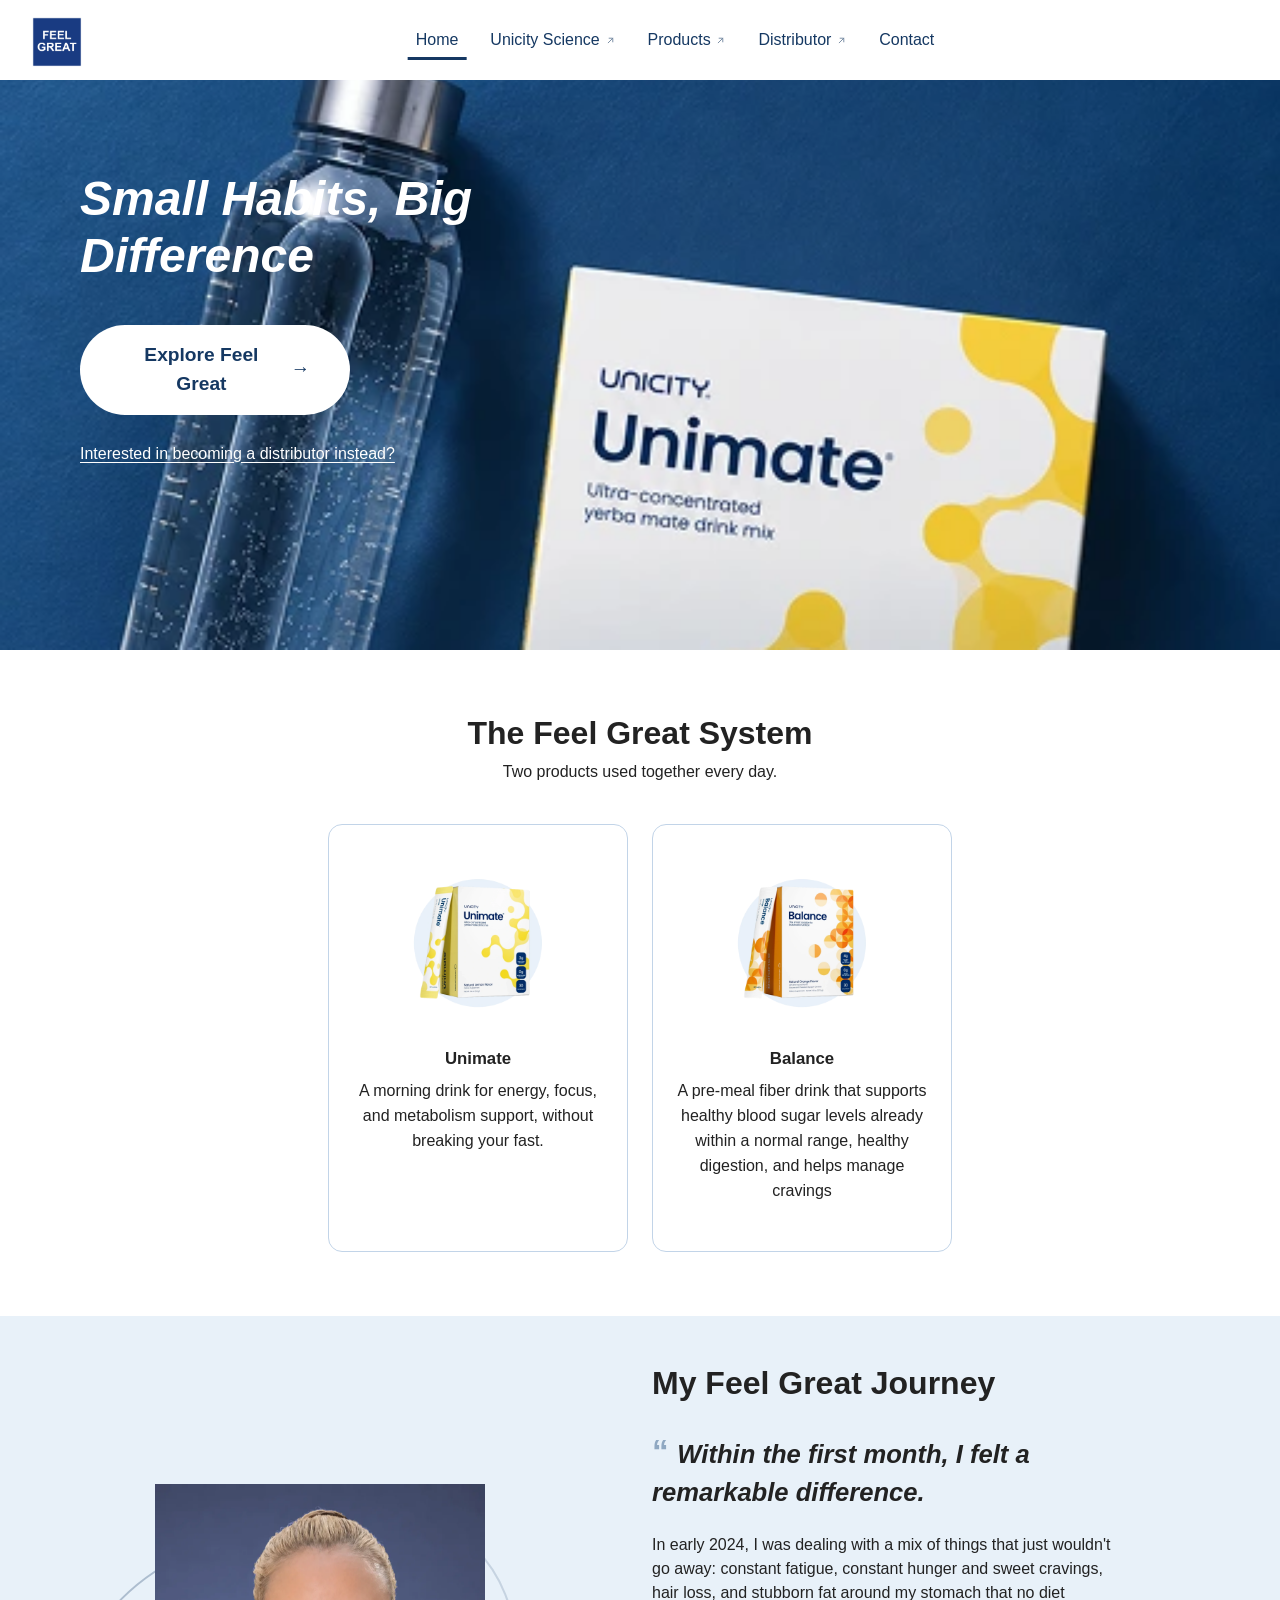
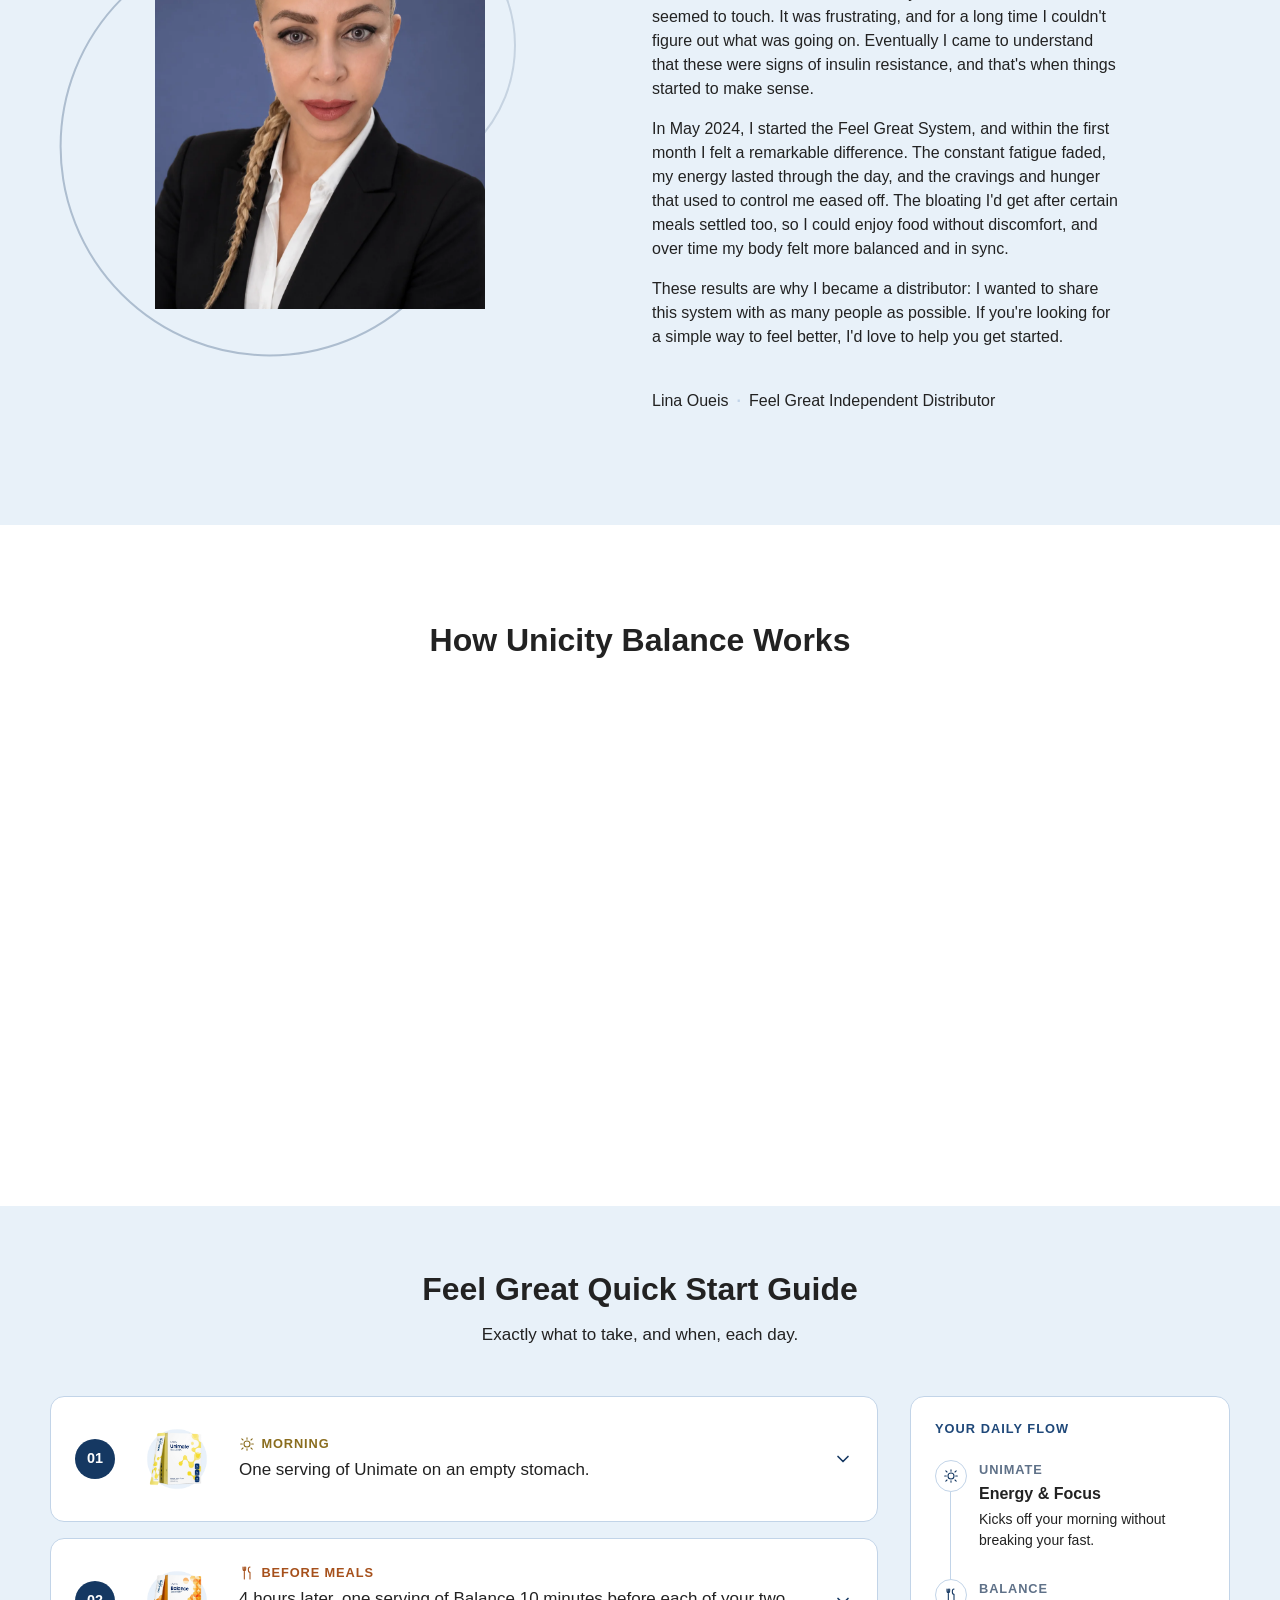
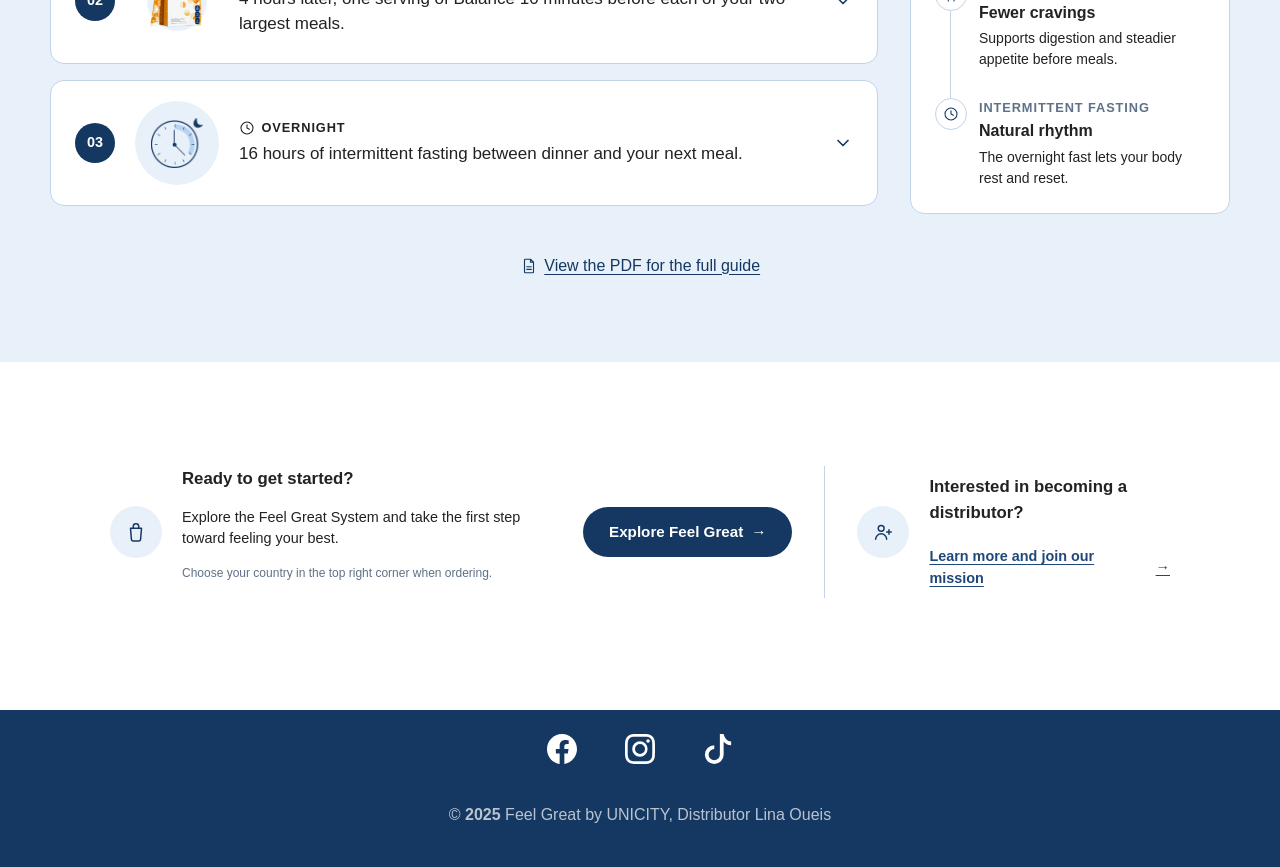
<file: index.html>
<!DOCTYPE html>
<html lang="en">

<head>
    <meta charset="utf-8">
    <meta http-equiv="X-UA-Compatible" content="IE=edge">
    <meta name="viewport" content="width=device-width, initial-scale=1.0">
    <title>Feel Great Lina Oueis</title>
    <!--Bootstrap CSS-->
    <link href="https://cdn.jsdelivr.net/npm/bootstrap@5.3.3/dist/css/bootstrap.min.css" rel="stylesheet" integrity="sha384-QWTKZyjpPEjISv5WaRU9OFeRpok6YctnYmDr5pNlyT2bRjXh0JMhjY6hW+ALEwIH" crossorigin="anonymous">
    <link rel="stylesheet" href="assets/css/style.css?v=5">
    <!--Favicon-->
    <link rel="icon" href="assets/images/favicon.svg" type="image/svg+xml">
</head>

<body>
<nav class="navbar navbar-expand-lg fixed-top">
  <div class="container-fluid">

  <a class="navbar-brand" href="index.html">
    <img src="assets/images/logo.png" alt="Logo" class="d-inline-block align-text-top" style="height: 50px;">
</a>

    <button class="navbar-toggler" type="button" data-bs-toggle="offcanvas" data-bs-target="#offcanvasNavbar" aria-controls="offcanvasNavbar" aria-label="Toggle navigation">
      <span class="navbar-toggler-icon"></span>
    </button>

    <div class="offcanvas offcanvas-end" tabindex="-1" id="offcanvasNavbar"
    aria-labelledby="offcanvasNavbar">
      <div class="offcanvas-header">
  <a class="navbar-brand" href="index.html">
    <img src="assets/images/logo.png" alt="Logo" class="d-inline-block align-text-top" style="height: 50px;">
</a>
        <button type="button" class="btn-close" data-bs-dismiss="offcanvas" aria-label="Close"></button>
      </div>
      <div class="offcanvas-body">
      <ul class="navbar-nav justify-content-center flex-grow-1 pe-3">
          <li class="nav-item">
            <a class="nav-link mx-lg-2 active" aria-current="page" href="index.html">Home</a>
          </li>
          <li class="nav-item">
            <a class="nav-link mx-lg-2" href="https://www.unicityscience.org/" target="_blank" rel="noopener">Unicity Science<svg width="11" height="11" viewBox="0 0 24 24" fill="none" aria-hidden="true" class="nav-link__external-icon"><path d="M7 17L17 7M9 7h8v8" stroke="currentColor" stroke-width="2" stroke-linecap="round" stroke-linejoin="round"/></svg><span class="visually-hidden">(opens unicityscience.org in a new tab)</span></a>
          </li>
          <li class="nav-item">
            <a class="nav-link mx-lg-2" href="https://shop.unicity.com/c/KLD677" target="_blank" rel="noopener">Products<svg width="11" height="11" viewBox="0 0 24 24" fill="none" aria-hidden="true" class="nav-link__external-icon"><path d="M7 17L17 7M9 7h8v8" stroke="currentColor" stroke-width="2" stroke-linecap="round" stroke-linejoin="round"/></svg><span class="visually-hidden">(opens shop2.unicity.com in a new tab)</span></a>
          </li>
          <li class="nav-item">
            <a class="nav-link mx-lg-2" href="https://enrollment.unicity.com/c/KLD677" target="_blank" rel="noopener">Distributor<svg width="11" height="11" viewBox="0 0 24 24" fill="none" aria-hidden="true" class="nav-link__external-icon"><path d="M7 17L17 7M9 7h8v8" stroke="currentColor" stroke-width="2" stroke-linecap="round" stroke-linejoin="round"/></svg><span class="visually-hidden">(opens enrollment.unicity.com in a new tab)</span></a>
          </li>
          <li class="nav-item">
            <a class="nav-link mx-lg-2" href="contact.html">Contact</a>
          </li>
        </ul>
      </div>
    </div>
  </div>
</nav>

<!--Hero-->
<div class="hero">
  <picture class="hero-bg">
    <source media="(min-width: 992px)" srcset="assets/images/heroindex_desktop.webp">
    <img src="assets/images/heroindex_mobile.webp" alt="Unicity Unimate and Balance stick packs with water bottle" class="hero-bg__img">
  </picture>
  <div class="hero-text">
    <div class="hero-main">
      <h1><i>Small Habits, Big Difference</i></h1>
      <a href="https://shop.unicity.com/c/KLD677" class="custom-button" target="_blank">Explore Feel Great <span aria-hidden="true">&rarr;</span></a>
      <p class="hero-secondary-link"><a href="https://enrollment.unicity.com/c/KLD677" target="_blank" rel="noopener">Interested in becoming a distributor instead?</a></p>
    </div>
  </div>
</div>

<main>

  <!--Products-->
  <div class="products">
    <div class="products-intro">
      <h2>The Feel Great System</h2>
      <p class="products-lead">Two products used together every day.</p>
    </div>
    <div class="products-grid">
      <div class="product-card">
        <div class="product-card__visual">
          <img src="assets/images/unimate_lemon.webp" alt="Unicity Unimate stick pack and box, natural lemon flavor" class="product-card__img">
        </div>
        <h3 class="product-card__heading">Unimate</h3>
        <p class="product-card__text">A morning drink for energy, focus, and metabolism support, without breaking your fast.</p>
      </div>
      <div class="product-card">
        <div class="product-card__visual">
          <img src="assets/images/balance_orange.webp" alt="Unicity Balance stick pack and box, natural orange flavor" class="product-card__img">
        </div>
        <h3 class="product-card__heading">Balance</h3>
        <p class="product-card__text">A pre-meal fiber drink that supports healthy blood sugar levels already within a normal range, healthy digestion, and helps manage cravings</p>
      </div>
    </div>
  </div>

  <!--Journey-->
  <div class="journey">
    <div class="row mx-0">
        <div class="col-lg-6 journey-img">
            <img src="assets/images/lina.webp" alt="Lina Oueis">
        </div>
        <div class="journey-text col-lg-6">
          <h2>My Feel Great Journey</h2>
          <blockquote class="journey-quote">
            <span class="journey-quote__mark" aria-hidden="true">&ldquo;</span>
            <i>Within the first month, I felt a remarkable difference.</i>
          </blockquote>
          <p>In early 2024, I was dealing with a mix of things that just wouldn't go away: constant fatigue, constant hunger and sweet cravings, hair loss, and stubborn fat around my stomach that no diet seemed to touch. It was frustrating, and for a long time I couldn't figure out what was going on. 
            Eventually I came to understand that these were signs of insulin resistance, and that's when things started to make sense.</p>
          <p>In May 2024, I started the Feel Great System, and within the first month I felt a remarkable difference. The constant fatigue faded, my energy lasted through the day, and the cravings and hunger that used to control me eased off. 
            The bloating I'd get after certain meals settled too, so I could enjoy food without discomfort, and over time my body felt more balanced and in sync.
          </p>
          <p>
          These results are why I became a distributor: I wanted to share this system with as many people as possible.
          If you're looking for a simple way to feel better, I'd love to help you get started.
          </p>
          <p class="journey-byline">
            <span class="journey-byline__name">Lina Oueis</span>
            <span class="journey-byline__dot" aria-hidden="true">&middot;</span>
            <span class="journey-byline__role">Feel Great Independent Distributor</span>
          </p>
      </div>
    </div>
</div>

<!-- YouTube Video -->
<div class="video-section">
  <div class="row mt-5 pt-5 pb-5 mx-0 justify-content-center text-center">
      <div class="col-md-8">
          <h2>How Unicity Balance Works</h2>
          <div style="position: relative; padding-bottom: 56.25%; height: 0; overflow: hidden;">
            <iframe src="https://www.youtube.com/embed/c3mRyAcp7lA"
                    style="position: absolute; top: 0; left: 0; width: 100%; height: 100%; border: none;"
                    allowfullscreen></iframe>
          </div>
      </div>
  </div>
</div>

  <!--Quick Start Guide-->
<section class="qsg" aria-labelledby="qsg-title">
  <div class="qsg-intro">
    <h2 id="qsg-title" class="qsg-title">Feel Great Quick Start Guide</h2>
    <p class="qsg-lead">Exactly what to take, and when, each day.</p>
  </div>

  <div class="qsg-layout">
    <div class="qsg-cards">

      <!-- Step 1 -->
      <div class="qsg-card">
        <h3 class="qsg-card__h">
          <button type="button" class="qsg-card__toggle" data-bs-toggle="collapse" data-bs-target="#qsg-step-1" aria-expanded="false" aria-controls="qsg-step-1">
            <span class="qsg-card__number" aria-hidden="true">01</span>
            <span class="qsg-card__visual">
              <img src="assets/images/unimate_lemon.webp" alt="" class="qsg-card__img">
            </span>
            <span class="qsg-card__summary">
              <span class="qsg-card__label qsg-card__label--morning">
                <svg width="16" height="16" viewBox="0 0 24 24" fill="none" aria-hidden="true"><circle cx="12" cy="12" r="4.5" stroke="currentColor" stroke-width="1.6"/><path d="M12 2.5V5M12 19V21.5M4.2 4.2L6 6M18 18L19.8 19.8M2.5 12H5M19 12H21.5M4.2 19.8L6 18M18 6L19.8 4.2" stroke="currentColor" stroke-width="1.6" stroke-linecap="round"/></svg>
                Morning
              </span>
              <span class="qsg-card__oneliner">One serving of Unimate on an empty stomach.</span>
            </span>
            <span class="qsg-card__chevron" aria-hidden="true">
              <svg width="20" height="20" viewBox="0 0 24 24" fill="none"><path d="M6 9l6 6 6-6" stroke="currentColor" stroke-width="2" stroke-linecap="round" stroke-linejoin="round"/></svg>
            </span>
          </button>
        </h3>
        <div id="qsg-step-1" class="collapse qsg-card__details">
          <div class="qsg-card__details-inner">
            <ul>
              <li>Drink one serving of Unimate first thing in the morning on an empty stomach.</li>
              <li>Supports energy, mental focus, and metabolism.</li>
              <li>Mix with 500-750ml of water for the best results.</li>
            </ul>
          </div>
        </div>
      </div>

      <!-- Step 2 -->
      <div class="qsg-card">
        <h3 class="qsg-card__h">
          <button type="button" class="qsg-card__toggle" data-bs-toggle="collapse" data-bs-target="#qsg-step-2" aria-expanded="false" aria-controls="qsg-step-2">
            <span class="qsg-card__number" aria-hidden="true">02</span>
            <span class="qsg-card__visual">
              <img src="assets/images/balance_orange.webp" alt="" class="qsg-card__img">
            </span>
            <span class="qsg-card__summary">
              <span class="qsg-card__label qsg-card__label--meals">
                <svg width="16" height="16" viewBox="0 0 24 24" fill="none" aria-hidden="true"><path d="M8 3v7M6 3v3.5a2 2 0 004 0V3M8 10v11" stroke="currentColor" stroke-width="1.6" stroke-linecap="round" stroke-linejoin="round"/><path d="M16.5 3c-1.4 0-2.5 1.7-2.5 4s1.1 4 2.5 4v10" stroke="currentColor" stroke-width="1.6" stroke-linecap="round" stroke-linejoin="round"/></svg>
                Before Meals
              </span>
              <span class="qsg-card__oneliner">4 hours later, one serving of Balance 10 minutes before each of your two largest meals.</span>
            </span>
            <span class="qsg-card__chevron" aria-hidden="true">
              <svg width="20" height="20" viewBox="0 0 24 24" fill="none"><path d="M6 9l6 6 6-6" stroke="currentColor" stroke-width="2" stroke-linecap="round" stroke-linejoin="round"/></svg>
            </span>
          </button>
        </h3>
        <div id="qsg-step-2" class="collapse qsg-card__details">
          <div class="qsg-card__details-inner">
            <ul>
              <li>About 4 hours after Unimate (around 12:00), drink one serving of Balance 10 minutes before your first main meal.</li>
              <li>Supports healthy digestion, blood sugar levels already within a normal range, and helps manage cravings.</li>
              <li>Mix with 250ml of water, shake well, and drink immediately.</li>
            </ul>
          </div>
        </div>
      </div>

      <!-- Step 3 -->
      <div class="qsg-card qsg-card--overnight">
        <h3 class="qsg-card__h">
          <button type="button" class="qsg-card__toggle" data-bs-toggle="collapse" data-bs-target="#qsg-step-3" aria-expanded="false" aria-controls="qsg-step-3">
            <span class="qsg-card__number" aria-hidden="true">03</span>
            <span class="qsg-card__visual qsg-card__visual--icon">
              <img src="assets/images/fasting.webp" alt="" class="qsg-card__img">
            </span>
            <span class="qsg-card__summary">
              <span class="qsg-card__label qsg-card__label--overnight">
                <svg width="16" height="16" viewBox="0 0 24 24" fill="none" aria-hidden="true"><circle cx="12" cy="12" r="9" stroke="currentColor" stroke-width="1.6"/><path d="M12 7v5l3.5 2" stroke="currentColor" stroke-width="1.6" stroke-linecap="round" stroke-linejoin="round"/></svg>
                Overnight
              </span>
              <span class="qsg-card__oneliner">16 hours of intermittent fasting between dinner and your next meal.</span>
            </span>
            <span class="qsg-card__chevron" aria-hidden="true">
              <svg width="20" height="20" viewBox="0 0 24 24" fill="none"><path d="M6 9l6 6 6-6" stroke="currentColor" stroke-width="2" stroke-linecap="round" stroke-linejoin="round"/></svg>
            </span>
          </button>
        </h3>
        <div id="qsg-step-3" class="collapse qsg-card__details">
          <div class="qsg-card__details-inner">
            <ul>
              <li>After dinner, wait about 16 hours before your next meal.</li>
              <li>This gives your body time to rest before the next day begins.</li>
            </ul>
          </div>
        </div>
      </div>

    </div>

    <aside class="qsg-flow" aria-label="Your daily flow, quick summary">
      <h3 class="qsg-flow__title">Your Daily Flow</h3>
      <ol class="qsg-flow__list">
        <li class="qsg-flow__item">
          <span class="qsg-flow__node" aria-hidden="true">
            <svg width="16" height="16" viewBox="0 0 24 24" fill="none"><circle cx="12" cy="12" r="4.5" stroke="#153862" stroke-width="1.6"/><path d="M12 2.5V5M12 19V21.5M4.2 4.2L6 6M18 18L19.8 19.8M2.5 12H5M19 12H21.5M4.2 19.8L6 18M18 6L19.8 4.2" stroke="#153862" stroke-width="1.6" stroke-linecap="round"/></svg>
          </span>
          <span class="qsg-flow__content">
            <span class="qsg-flow__time">Unimate</span>
            <span class="qsg-flow__product">Energy & Focus</span>
            <span class="qsg-flow__desc">Kicks off your morning without breaking your fast.</span>
          </span>
        </li>
        <li class="qsg-flow__item">
          <span class="qsg-flow__node" aria-hidden="true">
            <svg width="16" height="16" viewBox="0 0 24 24" fill="none"><path d="M8 3v7M6 3v3.5a2 2 0 004 0V3M8 10v11" stroke="#153862" stroke-width="1.6" stroke-linecap="round" stroke-linejoin="round"/><path d="M16.5 3c-1.4 0-2.5 1.7-2.5 4s1.1 4 2.5 4v10" stroke="#153862" stroke-width="1.6" stroke-linecap="round" stroke-linejoin="round"/></svg>
          </span>
          <span class="qsg-flow__content">
            <span class="qsg-flow__time">Balance</span>
            <span class="qsg-flow__product">Fewer cravings</span>
            <span class="qsg-flow__desc">Supports digestion and steadier appetite before meals.</span>
          </span>
        </li>
        <li class="qsg-flow__item">
          <span class="qsg-flow__node" aria-hidden="true">
            <svg width="16" height="16" viewBox="0 0 24 24" fill="none"><circle cx="12" cy="12" r="9" stroke="#153862" stroke-width="1.6"/><path d="M12 7v5l3.5 2" stroke="#153862" stroke-width="1.6" stroke-linecap="round" stroke-linejoin="round"/></svg>
          </span>
          <span class="qsg-flow__content">
            <span class="qsg-flow__time">Intermittent fasting</span>
            <span class="qsg-flow__product">Natural rhythm</span>
            <span class="qsg-flow__desc">The overnight fast lets your body rest and reset.</span>
          </span>
        </li>
      </ol>
    </aside>
  </div>

  <p class="qsg-pdf-link">
    <a href="https://unicitystatic.s3.amazonaws.com/materials/Feel_Great_Quick_Start_Guide_A4_ENG.pdf" target="_blank">
      <svg width="18" height="18" viewBox="0 0 24 24" fill="none" aria-hidden="true"><path d="M7 3h7l4 4v13a1 1 0 01-1 1H7a1 1 0 01-1-1V4a1 1 0 011-1z" stroke="#153862" stroke-width="1.5" stroke-linejoin="round"/><path d="M14 3v4h4" stroke="#153862" stroke-width="1.5" stroke-linejoin="round"/><path d="M9 13h6M9 16.5h6" stroke="#153862" stroke-width="1.5" stroke-linecap="round"/></svg>
      View the PDF for the full guide
    </a>
  </p>
</section>


<!-- Next Steps -->
<div class="next-steps">
  <div class="journey-cta">
    <div class="journey-cta__primary">
      <div class="journey-cta__lead">
        <span class="journey-cta__icon" aria-hidden="true">
          <svg width="22" height="22" viewBox="0 0 24 24" fill="none"><path d="M6 8h12l-1 12a2 2 0 01-2 1.8H9a2 2 0 01-2-1.8L6 8z" stroke="#153862" stroke-width="1.6" stroke-linejoin="round"/><path d="M9 8V6a3 3 0 016 0v2" stroke="#153862" stroke-width="1.6" stroke-linecap="round" stroke-linejoin="round"/></svg>
        </span>
        <div class="journey-cta__text">
          <p class="journey-cta__heading">Ready to get started?</p>
          <p class="journey-cta__desc">Explore the Feel Great System and take the first step toward feeling your best.</p>
          <p class="journey-cta__note">Choose your country in the top right corner when ordering.</p>
        </div>
      </div>
      <a href="https://ufeelgreat.com/c/KLD677" target="_blank" class="journey-cta__button">Explore Feel Great <span aria-hidden="true">&rarr;</span></a>
    </div>

    <div class="journey-cta__divider" aria-hidden="true"></div>

    <div class="journey-cta__secondary">
      <span class="journey-cta__icon" aria-hidden="true">
        <svg width="22" height="22" viewBox="0 0 24 24" fill="none"><circle cx="10" cy="8" r="3.2" stroke="#153862" stroke-width="1.6"/><path d="M4 20c0-3.3 2.7-6 6-6s6 2.7 6 6" stroke="#153862" stroke-width="1.6" stroke-linecap="round"/><path d="M18.5 9.5v5M16 12h5" stroke="#153862" stroke-width="1.6" stroke-linecap="round"/></svg>
      </span>
      <div class="journey-cta__text">
        <p class="journey-cta__heading">Interested in becoming a distributor?</p>
        <a href="https://enrollment.unicity.com/c/KLD677" target="_blank" class="journey-cta__link">Learn more and join our mission <span aria-hidden="true">&rarr;</span></a>
      </div>
    </div>
  </div>
</div>

  </main>

    <!--Responsive Bootstrap Footer-->
<div class="container-fluid site-footer">
  <footer class="py-4 mt-0">
    <ul class="nav justify-content-center pb-3 mb-3">
      <li class="mx-4"><a class="text-body-secondary footer-social-link" href="https://www.facebook.com/share/16FujEUox8/?mibextid=wwXIfr" target="_blank" rel="noopener"><svg xmlns="http://www.w3.org/2000/svg" width="30" height="30" fill="#ffffff" class="bi bi-facebook" viewBox="0 0 16 16">
        <path d="M16 8.049c0-4.446-3.582-8.05-8-8.05C3.58 0-.002 3.603-.002 8.05c0 4.017 2.926 7.347 6.75 7.951v-5.625h-2.03V8.05H6.75V6.275c0-2.017 1.195-3.131 3.022-3.131.876 0 1.791.157 1.791.157v1.98h-1.009c-.993 0-1.303.621-1.303 1.258v1.51h2.218l-.354 2.326H9.25V16c3.824-.604 6.75-3.934 6.75-7.951"/>
      </svg></a></li>
      <li class="mx-4"><a class="text-body-secondary footer-social-link" href="https://www.instagram.com/lina.oueis/" target="_blank" rel="noopener"><svg xmlns="http://www.w3.org/2000/svg" width="30" height="30" fill="#ffffff" class="bi bi-instagram" viewBox="0 0 16 16">
        <path d="M8 0C5.829 0 5.556.01 4.703.048 3.85.088 3.269.222 2.76.42a3.9 3.9 0 0 0-1.417.923A3.9 3.9 0 0 0 .42 2.76C.222 3.268.087 3.85.048 4.7.01 5.555 0 5.827 0 8.001c0 2.172.01 2.444.048 3.297.04.852.174 1.433.372 1.942.205.526.478.972.923 1.417.444.445.89.719 1.416.923.51.198 1.09.333 1.942.372C5.555 15.99 5.827 16 8 16s2.444-.01 3.298-.048c.851-.04 1.434-.174 1.943-.372a3.9 3.9 0 0 0 1.416-.923c.445-.445.718-.891.923-1.417.197-.509.332-1.09.372-1.942C15.99 10.445 16 10.173 16 8s-.01-2.445-.048-3.299c-.04-.851-.175-1.433-.372-1.941a3.9 3.9 0 0 0-.923-1.417A3.9 3.9 0 0 0 13.24.42c-.51-.198-1.092-.333-1.943-.372C10.443.01 10.172 0 7.998 0zm-.717 1.442h.718c2.136 0 2.389.007 3.232.046.78.035 1.204.166 1.486.275.373.145.64.319.92.599s.453.546.598.92c.11.281.24.705.275 1.485.039.843.047 1.096.047 3.231s-.008 2.389-.047 3.232c-.035.78-.166 1.203-.275 1.485a2.5 2.5 0 0 1-.599.919c-.28.28-.546.453-.92.598-.28.11-.704.24-1.485.276-.843.038-1.096.047-3.232.047s-2.39-.009-3.233-.047c-.78-.036-1.203-.166-1.485-.276a2.5 2.5 0 0 1-.92-.598 2.5 2.5 0 0 1-.6-.92c-.109-.281-.24-.705-.275-1.485-.038-.843-.046-1.096-.046-3.233s.008-2.388.046-3.231c.036-.78.166-1.204.276-1.486.145-.373.319-.64.599-.92s.546-.453.92-.598c.282-.11.705-.24 1.485-.276.738-.034 1.024-.044 2.515-.045zm4.988 1.328a.96.96 0 1 0 0 1.92.96.96 0 0 0 0-1.92m-4.27 1.122a4.109 4.109 0 1 0 0 8.217 4.109 4.109 0 0 0 0-8.217m0 1.441a2.667 2.667 0 1 1 0 5.334 2.667 2.667 0 0 1 0-5.334"/>
      </svg></a></li>
      <li class="mx-4">
        <a class="text-body-secondary footer-social-link" href="https://www.tiktok.com/@feelgreat_oueisbeauty" target="_blank" rel="noopener"><svg xmlns="http://www.w3.org/2000/svg" width="30" height="30" fill="#ffffff" class="bi bi-tiktok" viewBox="0 0 16 16">
                <path d="M9 0h1.98c.144.715.54 1.617 1.235 2.512C12.895 3.389 13.797 4 15 4v2c-1.753 0-3.07-.814-4-1.829V11a5 5 0 1 1-5-5v2a3 3 0 1 0 3 3z"/>
            </svg>
        </a>
    </li>
    </ul>


    <p class="text-center text-body-secondary">&copy; <b>2025</b> Feel Great by UNICITY, Distributor Lina Oueis</p>
  </footer>
</div>

        <!--Bootstrap Javascript-->
        <script src="https://cdn.jsdelivr.net/npm/bootstrap@5.3.3/dist/js/bootstrap.bundle.min.js" integrity="sha384-YvpcrYf0tY3lHB60NNkmXc5s9fDVZLESaAA55NDzOxhy9GkcIdslK1eN7N6jIeHz" crossorigin="anonymous"></script>

</body>
</html>
</file>
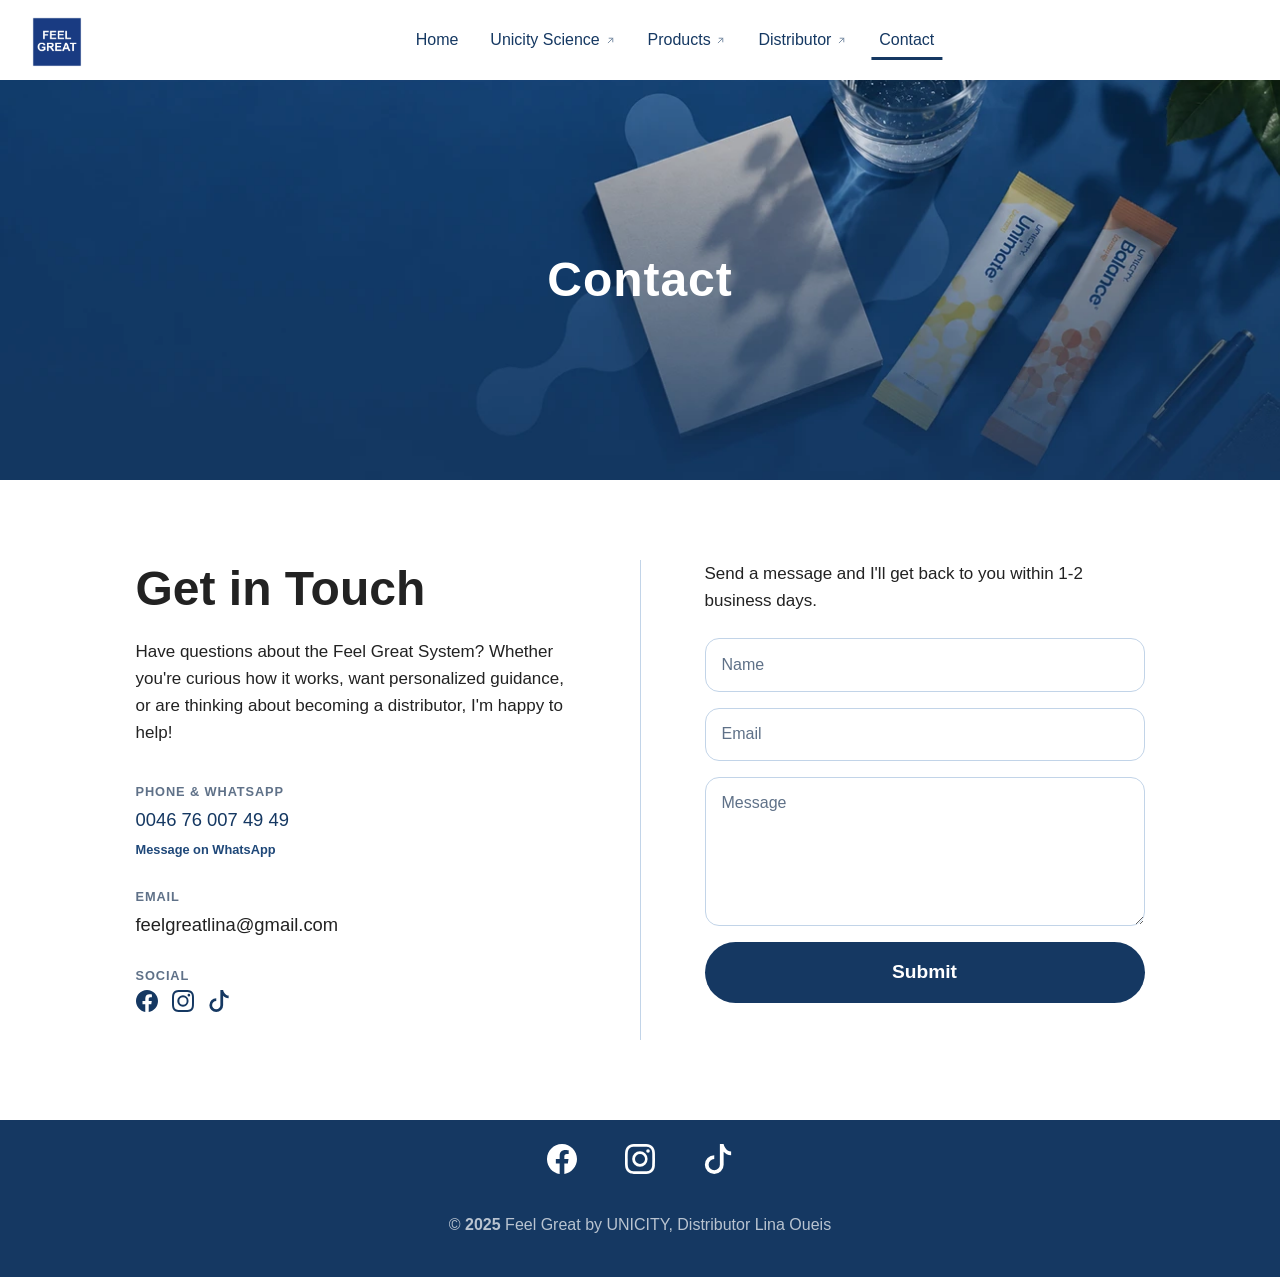
<file: contact.html>
<!DOCTYPE html>
<html lang="en">

<head>
    <meta charset="utf-8">
    <meta http-equiv="X-UA-Compatible" content="IE=edge">
    <meta name="viewport" content="width=device-width, initial-scale=1.0">
    <title>Feel Great Lina Oueis</title>
    <!--Bootstrap CSS-->
    <link href="https://cdn.jsdelivr.net/npm/bootstrap@5.3.3/dist/css/bootstrap.min.css" rel="stylesheet" integrity="sha384-QWTKZyjpPEjISv5WaRU9OFeRpok6YctnYmDr5pNlyT2bRjXh0JMhjY6hW+ALEwIH" crossorigin="anonymous">
    <link rel="stylesheet" href="assets/css/style.css?v=4">
    <!--Favicon-->
    <link rel="icon" href="assets/images/favicon.svg" type="image/svg+xml">
</head>

<body>
<nav class="navbar navbar-expand-lg fixed-top">
  <div class="container-fluid">

  <a class="navbar-brand" href="index.html">
    <img src="assets/images/logo.png" alt="Logo" class="d-inline-block align-text-top" style="height: 50px;">
</a>

    <button class="navbar-toggler" type="button" data-bs-toggle="offcanvas" data-bs-target="#offcanvasNavbar" aria-controls="offcanvasNavbar" aria-label="Toggle navigation">
      <span class="navbar-toggler-icon"></span>
    </button>

    <div class="offcanvas offcanvas-end" tabindex="-1" id="offcanvasNavbar"
    aria-labelledby="offcanvasNavbar">
      <div class="offcanvas-header">
  <a class="navbar-brand" href="index.html">
    <img src="assets/images/logo.png" alt="Logo" class="d-inline-block align-text-top" style="height: 50px;">
</a>
        <button type="button" class="btn-close" data-bs-dismiss="offcanvas" aria-label="Close"></button>
      </div>
      <div class="offcanvas-body">
      <ul class="navbar-nav justify-content-center flex-grow-1 pe-3">
          <li class="nav-item">
            <a class="nav-link mx-lg-2" href="index.html">Home</a>
          </li>
          <li class="nav-item">
            <a class="nav-link mx-lg-2" href="https://www.unicityscience.org/" target="_blank" rel="noopener">Unicity Science<svg width="11" height="11" viewBox="0 0 24 24" fill="none" aria-hidden="true" class="nav-link__external-icon"><path d="M7 17L17 7M9 7h8v8" stroke="currentColor" stroke-width="2" stroke-linecap="round" stroke-linejoin="round"/></svg><span class="visually-hidden">(opens unicityscience.org in a new tab)</span></a>
          </li>
          <li class="nav-item">
            <a class="nav-link mx-lg-2" href="https://shop.unicity.com/c/KLD677" target="_blank" rel="noopener">Products<svg width="11" height="11" viewBox="0 0 24 24" fill="none" aria-hidden="true" class="nav-link__external-icon"><path d="M7 17L17 7M9 7h8v8" stroke="currentColor" stroke-width="2" stroke-linecap="round" stroke-linejoin="round"/></svg><span class="visually-hidden">(opens shop2.unicity.com in a new tab)</span></a>
          </li>
          <li class="nav-item">
            <a class="nav-link mx-lg-2" href="https://enrollment.unicity.com/c/KLD677" target="_blank" rel="noopener">Distributor<svg width="11" height="11" viewBox="0 0 24 24" fill="none" aria-hidden="true" class="nav-link__external-icon"><path d="M7 17L17 7M9 7h8v8" stroke="currentColor" stroke-width="2" stroke-linecap="round" stroke-linejoin="round"/></svg><span class="visually-hidden">(opens enrollment.unicity.com in a new tab)</span></a>
          </li>
          <li class="nav-item">
            <a class="nav-link mx-lg-2 active" aria-current="page" href="contact.html">Contact</a>
          </li>
        </ul>
      </div>
    </div>
  </div>
</nav>

<!-- Photo band -->
<div class="contact-band">
    <img src="assets/images/bg.webp" alt="" class="contact-band__img">
    <div class="contact-band__overlay"></div>
    <h1 class="contact-band__title">Contact</h1>
</div>

<!-- Contact split -->
<div class="contact-split">

    <div class="contact-split__info">
        <h2 class="contact-split__heading">Get in Touch</h2>
        <p class="contact-split__text">Have questions about the Feel Great System? Whether you're curious how it works, want personalized guidance, or are thinking about becoming a distributor, I'm happy to help!</p>

        <div class="contact-split__item">
            <span class="contact-split__label">Phone &amp; WhatsApp</span>
            <a href="tel:+46760074949" class="contact-split__value contact-split__value--link" aria-label="Call 0046 76 007 49 49">0046 76 007 49 49</a>
            <a href="https://wa.me/46760074949" target="_blank" rel="noopener" class="contact-split__whatsapp">Message on WhatsApp</a>
        </div>

        <div class="contact-split__item">
            <span class="contact-split__label">Email</span>
            <span class="contact-split__value">feelgreatlina@gmail.com</span>
        </div>

        <div class="contact-split__item">
            <span class="contact-split__label">Social</span>
            <div class="contact-split__social">
                <a href="https://www.facebook.com/share/16FujEUox8/?mibextid=wwXIfr" target="_blank" rel="noopener" aria-label="Facebook (opens in a new tab)"><svg xmlns="http://www.w3.org/2000/svg" width="22" height="22" fill="#153862" viewBox="0 0 16 16" aria-hidden="true">
                    <path d="M16 8.049c0-4.446-3.582-8.05-8-8.05C3.58 0-.002 3.603-.002 8.05c0 4.017 2.926 7.347 6.75 7.951v-5.625h-2.03V8.05H6.75V6.275c0-2.017 1.195-3.131 3.022-3.131.876 0 1.791.157 1.791.157v1.98h-1.009c-.993 0-1.303.621-1.303 1.258v1.51h2.218l-.354 2.326H9.25V16c3.824-.604 6.75-3.934 6.75-7.951"/>
                </svg></a>
                <a href="https://www.instagram.com/lina.oueis/" target="_blank" rel="noopener" aria-label="Instagram (opens in a new tab)"><svg xmlns="http://www.w3.org/2000/svg" width="22" height="22" fill="#153862" viewBox="0 0 16 16" aria-hidden="true">
                    <path d="M8 0C5.829 0 5.556.01 4.703.048 3.85.088 3.269.222 2.76.42a3.9 3.9 0 0 0-1.417.923A3.9 3.9 0 0 0 .42 2.76C.222 3.268.087 3.85.048 4.7.01 5.555 0 5.827 0 8.001c0 2.172.01 2.444.048 3.297.04.852.174 1.433.372 1.942.205.526.478.972.923 1.417.444.445.89.719 1.416.923.51.198 1.09.333 1.942.372C5.555 15.99 5.827 16 8 16s2.444-.01 3.298-.048c.851-.04 1.434-.174 1.943-.372a3.9 3.9 0 0 0 1.416-.923c.445-.445.718-.891.923-1.417.197-.509.332-1.09.372-1.942C15.99 10.445 16 10.173 16 8s-.01-2.445-.048-3.299c-.04-.851-.175-1.433-.372-1.941a3.9 3.9 0 0 0-.923-1.417A3.9 3.9 0 0 0 13.24.42c-.51-.198-1.092-.333-1.943-.372C10.443.01 10.172 0 7.998 0zm-.717 1.442h.718c2.136 0 2.389.007 3.232.046.78.035 1.204.166 1.486.275.373.145.64.319.92.599s.453.546.598.92c.11.281.24.705.275 1.485.039.843.047 1.096.047 3.231s-.008 2.389-.047 3.232c-.035.78-.166 1.203-.275 1.485a2.5 2.5 0 0 1-.599.919c-.28.28-.546.453-.92.598-.28.11-.704.24-1.485.276-.843.038-1.096.047-3.232.047s-2.39-.009-3.233-.047c-.78-.036-1.203-.166-1.485-.276a2.5 2.5 0 0 1-.92-.598 2.5 2.5 0 0 1-.6-.92c-.109-.281-.24-.705-.275-1.485-.038-.843-.046-1.096-.046-3.233s.008-2.388.046-3.231c.036-.78.166-1.204.276-1.486.145-.373.319-.64.599-.92s.546-.453.92-.598c.282-.11.705-.24 1.485-.276.738-.034 1.024-.044 2.515-.045zm4.988 1.328a.96.96 0 1 0 0 1.92.96.96 0 0 0 0-1.92m-4.27 1.122a4.109 4.109 0 1 0 0 8.217 4.109 4.109 0 0 0 0-8.217m0 1.441a2.667 2.667 0 1 1 0 5.334 2.667 2.667 0 0 1 0-5.334"/>
                </svg></a>
                <a href="https://www.tiktok.com/@feelgreat_oueisbeauty" target="_blank" rel="noopener" aria-label="TikTok (opens in a new tab)"><svg xmlns="http://www.w3.org/2000/svg" width="22" height="22" fill="#153862" viewBox="0 0 16 16" aria-hidden="true">
                    <path d="M9 0h1.98c.144.715.54 1.617 1.235 2.512C12.895 3.389 13.797 4 15 4v2c-1.753 0-3.07-.814-4-1.829V11a5 5 0 1 1-5-5v2a3 3 0 1 0 3 3z"/>
                </svg></a>
            </div>
        </div>
    </div>

    <div class="contact-split__divider" aria-hidden="true"></div>

    <div class="contact-split__form-col">
        <p class="contact-split__form-lead">Send a message and I'll get back to you within 1-2 business days.</p>

        <form class="contact-form" action="https://formspree.io/f/xdenvlrv" method="POST">
            <label class="visually-hidden" for="cf-name">Name</label>
            <input class="contact-form__input" type="text" id="cf-name" name="name" placeholder="Name" autocomplete="name" required>

            <label class="visually-hidden" for="cf-email">Email</label>
            <input class="contact-form__input" type="email" id="cf-email" name="email" placeholder="Email" autocomplete="email" required>

            <label class="visually-hidden" for="cf-message">Message</label>
            <textarea class="contact-form__textarea" id="cf-message" name="message" placeholder="Message" rows="5" required></textarea>

            <button type="submit" class="contact-form__submit">Submit</button>
        </form>
    </div>

</div>

    <!--Responsive Bootstrap Footer-->
<div class="container-fluid site-footer">
  <footer class="py-4 mt-0">
    <ul class="nav justify-content-center pb-3 mb-3">
      <li class="mx-4"><a class="text-body-secondary footer-social-link" href="https://www.facebook.com/share/16FujEUox8/?mibextid=wwXIfr" target="_blank" rel="noopener" aria-label="Facebook (opens in a new tab)"><svg xmlns="http://www.w3.org/2000/svg" width="30" height="30" fill="#ffffff" class="bi bi-facebook" viewBox="0 0 16 16" aria-hidden="true">
        <path d="M16 8.049c0-4.446-3.582-8.05-8-8.05C3.58 0-.002 3.603-.002 8.05c0 4.017 2.926 7.347 6.75 7.951v-5.625h-2.03V8.05H6.75V6.275c0-2.017 1.195-3.131 3.022-3.131.876 0 1.791.157 1.791.157v1.98h-1.009c-.993 0-1.303.621-1.303 1.258v1.51h2.218l-.354 2.326H9.25V16c3.824-.604 6.75-3.934 6.75-7.951"/>
      </svg></a></li>
      <li class="mx-4"><a class="text-body-secondary footer-social-link" href="https://www.instagram.com/lina.oueis/" target="_blank" rel="noopener" aria-label="Instagram (opens in a new tab)"><svg xmlns="http://www.w3.org/2000/svg" width="30" height="30" fill="#ffffff" class="bi bi-instagram" viewBox="0 0 16 16" aria-hidden="true">
        <path d="M8 0C5.829 0 5.556.01 4.703.048 3.85.088 3.269.222 2.76.42a3.9 3.9 0 0 0-1.417.923A3.9 3.9 0 0 0 .42 2.76C.222 3.268.087 3.85.048 4.7.01 5.555 0 5.827 0 8.001c0 2.172.01 2.444.048 3.297.04.852.174 1.433.372 1.942.205.526.478.972.923 1.417.444.445.89.719 1.416.923.51.198 1.09.333 1.942.372C5.555 15.99 5.827 16 8 16s2.444-.01 3.298-.048c.851-.04 1.434-.174 1.943-.372a3.9 3.9 0 0 0 1.416-.923c.445-.445.718-.891.923-1.417.197-.509.332-1.09.372-1.942C15.99 10.445 16 10.173 16 8s-.01-2.445-.048-3.299c-.04-.851-.175-1.433-.372-1.941a3.9 3.9 0 0 0-.923-1.417A3.9 3.9 0 0 0 13.24.42c-.51-.198-1.092-.333-1.943-.372C10.443.01 10.172 0 7.998 0zm-.717 1.442h.718c2.136 0 2.389.007 3.232.046.78.035 1.204.166 1.486.275.373.145.64.319.92.599s.453.546.598.92c.11.281.24.705.275 1.485.039.843.047 1.096.047 3.231s-.008 2.389-.047 3.232c-.035.78-.166 1.203-.275 1.485a2.5 2.5 0 0 1-.599.919c-.28.28-.546.453-.92.598-.28.11-.704.24-1.485.276-.843.038-1.096.047-3.232.047s-2.39-.009-3.233-.047c-.78-.036-1.203-.166-1.485-.276a2.5 2.5 0 0 1-.92-.598 2.5 2.5 0 0 1-.6-.92c-.109-.281-.24-.705-.275-1.485-.038-.843-.046-1.096-.046-3.233s.008-2.388.046-3.231c.036-.78.166-1.204.276-1.486.145-.373.319-.64.599-.92s.546-.453.92-.598c.282-.11.705-.24 1.485-.276.738-.034 1.024-.044 2.515-.045zm4.988 1.328a.96.96 0 1 0 0 1.92.96.96 0 0 0 0-1.92m-4.27 1.122a4.109 4.109 0 1 0 0 8.217 4.109 4.109 0 0 0 0-8.217m0 1.441a2.667 2.667 0 1 1 0 5.334 2.667 2.667 0 0 1 0-5.334"/>
      </svg></a></li>
      <li class="mx-4">
        <a class="text-body-secondary footer-social-link" href="https://www.tiktok.com/@feelgreat_oueisbeauty" target="_blank" rel="noopener" aria-label="TikTok (opens in a new tab)"><svg xmlns="http://www.w3.org/2000/svg" width="30" height="30" fill="#ffffff" class="bi bi-tiktok" viewBox="0 0 16 16" aria-hidden="true">
                <path d="M9 0h1.98c.144.715.54 1.617 1.235 2.512C12.895 3.389 13.797 4 15 4v2c-1.753 0-3.07-.814-4-1.829V11a5 5 0 1 1-5-5v2a3 3 0 1 0 3 3z"/>
            </svg>
        </a>
    </li>
    </ul>


    <p class="text-center text-body-secondary">&copy; <b>2025</b> Feel Great by UNICITY, Distributor Lina Oueis</p>
  </footer>
</div>

        <!--Bootstrap Javascript-->
        <script src="https://cdn.jsdelivr.net/npm/bootstrap@5.3.3/dist/js/bootstrap.bundle.min.js" integrity="sha384-YvpcrYf0tY3lHB60NNkmXc5s9fDVZLESaAA55NDzOxhy9GkcIdslK1eN7N6jIeHz" crossorigin="anonymous"></script>

</body>
</html>
</file>
<file: assets/css/style.css>
*{
  margin: 0;
  padding: 0;
  }

  html {
    scrollbar-color: #c2d4e8 #e8f1f9;
    scrollbar-width: thin;
  }

  ::-webkit-scrollbar {
    width: 12px;
    height: 12px;
  }

  ::-webkit-scrollbar-track {
    background: #e8f1f9;
  }

  ::-webkit-scrollbar-thumb {
    background-color: #c2d4e8;
    border-radius: 50px;
    border: 3px solid #e8f1f9;
  }

  ::-webkit-scrollbar-thumb:hover {
    background-color: #153862;
  }

  ::selection {
    background-color: #153862;
    color: #ffffff;
  }

  body{
      font-family:'Segoe UI', Tahoma, Geneva, Verdana, sans-serif;
      color: #222222;
  }

  a {
      color: #153862;
      text-underline-offset: 3px;
  }

  a:focus-visible,
  button:focus-visible {
      outline: 2px solid #153862;
      outline-offset: 3px;
  }

  /*Responsive navbar*/
.navbar{
  background-color: #ffff;
  height: 80px;
}

.navbar-brand{
  padding-left: 20px;
}

.navbar-toggler {
    border: none;
    font-size: 1.25rem;
}

.navbar-toggler:focus, .btn-close:focus {
    box-shadow: none;
    outline: none;
}

.navbar-toggler:focus-visible, .btn-close:focus-visible {
    outline: 2px solid #153862;
    outline-offset: 2px;
}

.nav-link {
  color:#153862;
  font-weight: 400;
  position: relative;
}

.nav-link.active {
  font-weight: 500;
}

.nav-link:hover, .nav-link.active {
  color: #153862 !important;
}

.nav-link__external-icon {
  margin-left: 0.3rem;
  vertical-align: -1px;
  opacity: 0.6;
}

/**Hero section**/
.hero {
  position: relative;
  overflow: hidden;
  background-color: #153862;
  height: 650px;
  display: flex;
  align-items: stretch;
  justify-content: flex-start;
  text-align: left;
}

.hero-bg {
  position: absolute;
  inset: 0;
  z-index: 0;
}

.hero-bg__img {
  width: 100%;
  height: 100%;
  object-fit: cover;
  object-position: center top;
  display: block;
}

.hero-text {
  position: relative;
  z-index: 1;
  max-width: 500px;
  padding-left: 80px;
  padding-top: 40px;
  padding-bottom: 40px;
  display: grid;
  grid-template-rows: 1fr auto;
}

.hero-main {
  align-self: center;
  display: flex;
  flex-direction: column;
}

.hero-text h1{
  font-size: 3rem;
  margin-bottom: 40px;
  font-weight: bold;
  color: #ffffff;
}

.hero-text p {
  font-size: 1.4rem;
  margin-bottom: 12px;
  color: rgba(255, 255, 255, 0.85);
}

.custom-button {
  display: inline-flex;
  align-items: center;
  justify-content: center;
  gap: 0.5rem;
  width: min(270px, 100%);
  box-sizing: border-box;
  text-align: center;
  background-color: #153862;
  color: #ffffff;
  font-size: 1.2rem;
  font-weight: 600;
  padding: 16px 40px;
  border-radius: 50px;
  text-decoration: none;
  transition: background-color 0.3s, transform 0.2s;
}

.custom-button:hover {
  background-color: #1f4879;
}

.custom-button:active {
  transform: scale(0.95);
}

.hero-text .custom-button {
  background-color: #ffffff;
  color: #153862;
}

.hero-text .custom-button:hover {
  background-color: #e8f1f9;
}

.hero-secondary-link {
  margin-top: 20px;
  margin-bottom: 0;
}

.hero-secondary-link a {
  font-size: 1rem;
  color: #ffffff;
}

.hero-text .hero-disclaimer {
  font-size: 0.8125em;
  color: rgba(255, 255, 255, 0.7);
  margin: 0;
}

.hero-text a:focus-visible {
  outline-color: #ffffff;
}

/**Products section**/
.products {
  background-color: #ffffff;
  padding: 4rem 20px;
  text-align: center;
}

.products-intro {
  max-width: 640px;
  margin: 0 auto 2.5rem;
}

.products-lead {
  margin-top: 0.5rem;
  color: #222222;
}

.products-grid {
  display: flex;
  justify-content: center;
  flex-wrap: wrap;
  gap: 1.5rem;
  max-width: 700px;
  margin: 0 auto;
}

.product-card {
  flex: 1 1 260px;
  max-width: 300px;
  background-color: #ffffff;
  border: 1px solid #c2d4e8;
  border-radius: 14px;
  padding: 1.75rem 1.5rem 2rem;
}

.product-card__visual {
  width: 180px;
  height: 180px;
  margin: 0 auto 1rem;
  display: flex;
  align-items: center;
  justify-content: center;
}

.product-card__img {
  width: 100%;
  height: 100%;
  object-fit: contain;
  display: block;
}

.product-card__heading {
  font-size: 1.05rem;
  font-weight: 700;
  color: #222222;
  margin-bottom: 0.5rem;
}

.product-card__text {
  font-size: 1rem;
  line-height: 25px;
  color: #222222;
}

/**Next Steps — closing section**/
.next-steps {
  background-color: #ffffff;
  padding: 3.5rem 20px 4rem;
}

/**Section headings — Title role**/
.products-intro h2,
.journey-text h2,
.video-section h2 {
  color: #222222;
  font-weight: 700;
  font-size: 2rem;
}

.video-section h2 {
  margin-bottom: 2rem;
}

/**Journey section**/
.journey {
  background-color: #e8f1f9;
  padding-bottom: 3rem;
}

.journey-text{
  padding-right: 10rem !important;
  padding-top: 3rem;
  padding-bottom: 3rem;
  display: flex;
  flex-direction: column;
  justify-content: center;
}

.journey-quote {
  margin: 1.25rem 0 1.5rem;
  font-size: 1.6rem;
  font-weight: 600;
  line-height: 1.35;
  color: #222222;
}

.journey-quote__mark {
  font-size: 1.3em;
  color: #8fa8c2;
  margin-right: 0.1rem;
}

.journey-img {
  position: relative;
  display: flex;
  align-items: center;
  justify-content: center;
  padding: 2rem 20px;
  box-sizing: border-box;
}

.journey-img::before,
.journey-img::after {
  content: "";
  position: absolute;
  top: 50%;
  left: 50%;
  border-radius: 50%;
  z-index: 0;
  pointer-events: none;
}

.journey-img::before {
  width: min(74%, 420px);
  aspect-ratio: 1;
  border: 2px solid rgba(21, 56, 98, 0.28);
  transform: translate(-62%, -38%);
}

.journey-img::after {
  width: min(50%, 280px);
  aspect-ratio: 1;
  border: 2px solid rgba(21, 56, 98, 0.16);
  transform: translate(-30%, -68%);
}

.journey-img > img {
  position: relative;
  z-index: 1;
  width: 55%;
  height: auto;
  display: block;
}

.journey-byline {
  display: flex;
  align-items: baseline;
  flex-wrap: wrap;
  gap: 0.5rem;
  margin-top: 1.5rem;
}

.journey-byline__name,
.journey-byline__role {
  font-size: 1rem;
  font-weight: 400;
  color: #222222;
}

.journey-byline__dot {
  color: #c2d4e8;
  font-weight: 700;
}

/**Journey CTA — unified next-step panel**/
.journey-cta {
  width: calc(100% - 40px);
  max-width: 1140px;
  margin: 1rem auto;
  padding: 2rem 2.5rem;
  display: flex;
  align-items: center;
  gap: 2rem;
  box-sizing: border-box;
}

.journey-cta__primary {
  flex: 1 1 auto;
  display: flex;
  align-items: center;
  gap: 1.5rem;
  min-width: 0;
}

.journey-cta__lead {
  flex: 1 1 auto;
  display: flex;
  align-items: center;
  gap: 1.25rem;
  min-width: 0;
}

.journey-cta__secondary {
  flex: 1 1 auto;
  display: flex;
  align-items: center;
  gap: 1.25rem;
  min-width: 0;
}

.journey-cta__icon {
  flex-shrink: 0;
  width: 52px;
  height: 52px;
  border-radius: 50%;
  background-color: #e8f1f9;
  display: flex;
  align-items: center;
  justify-content: center;
}

.journey-cta__text {
  min-width: 0;
}

.journey-cta__heading {
  font-size: 1.05rem;
  font-weight: 700;
  color: #222222;
}

.journey-cta__desc {
  font-size: 0.9rem;
  line-height: 1.45;
  color: #222222;
  margin-top: 0.3rem;
}

.journey-cta__note {
  font-size: 0.75rem;
  color: #5f7188;
  margin-top: 0.5rem;
}

.journey-cta__button {
  flex-shrink: 0;
  display: inline-flex;
  align-items: center;
  gap: 0.5rem;
  background-color: #153862;
  color: #ffffff;
  font-size: 0.95rem;
  font-weight: 600;
  padding: 14px 26px;
  border-radius: 50px;
  text-decoration: none;
  white-space: nowrap;
  transition: background-color 0.2s, transform 0.2s;
}

.journey-cta__button:hover {
  background-color: #1f4879;
}

.journey-cta__button:active {
  transform: scale(0.97);
}

.journey-cta__button:focus-visible,
.journey-cta__link:focus-visible {
  outline: 2px solid #153862;
  outline-offset: 2px;
}

.journey-cta__divider {
  flex-shrink: 0;
  align-self: stretch;
  width: 1px;
  background-color: #c2d4e8;
}

.journey-cta__link {
  display: inline-flex;
  align-items: center;
  gap: 0.35rem;
  font-size: 0.9rem;
  font-weight: 600;
  color: #1f4879;
  margin-top: 0.35rem;
}

@media (max-width: 900px) {
  .journey-cta {
    flex-direction: column;
    align-items: stretch;
    gap: 1.5rem;
    padding: 1.75rem;
  }

  .journey-cta__primary {
    flex-direction: column;
    align-items: stretch;
    gap: 1.25rem;
  }

  .journey-cta__button {
    align-self: flex-start;
    margin-left: calc(52px + 1.25rem);
  }

  .journey-cta__divider {
    width: 100%;
    height: 1px;
  }
}

/**Quick Start Guide — practical, expandable step system**/
.qsg {
  background-color: #e8f1f9;
  padding: 4rem 20px 5rem;
}

.qsg-intro {
  max-width: 700px;
  margin: 0 auto 3rem;
  text-align: center;
}

.qsg-title {
  color: #222222;
  font-weight: 700;
  font-size: 2rem;
  margin-bottom: 0.75rem;
}

.qsg-lead {
  font-size: 1.0625rem;
  line-height: 1.6;
  color: #222222;
}

.qsg-layout {
  display: grid;
  grid-template-columns: minmax(0, 1fr) 320px;
  gap: 2rem;
  align-items: start;
  max-width: 1180px;
  margin: 0 auto;
}

.qsg-cards {
  display: flex;
  flex-direction: column;
  gap: 1rem;
}

.qsg-card {
  background-color: #ffffff;
  border: 1px solid #c2d4e8;
  border-radius: 14px;
  overflow: hidden;
}

.qsg-card__h {
  margin: 0;
}

.qsg-card__toggle {
  display: flex;
  align-items: center;
  gap: 1.25rem;
  width: 100%;
  background: none;
  border: none;
  margin: 0;
  padding: 1.25rem 1.5rem;
  text-align: left;
  cursor: pointer;
  font-family: inherit;
  transition: background-color 0.2s;
}

.qsg-card__toggle:hover {
  background-color: #f6f9fc;
}

.qsg-card__toggle:focus-visible {
  outline: 2px solid #153862;
  outline-offset: -2px;
}

.qsg-card__number {
  flex-shrink: 0;
  width: 40px;
  height: 40px;
  border-radius: 50%;
  background-color: #153862;
  color: #ffffff;
  font-weight: 700;
  font-size: 0.9rem;
  display: flex;
  align-items: center;
  justify-content: center;
}

.qsg-card__visual {
  flex-shrink: 0;
  width: 84px;
  height: 84px;
  display: flex;
  align-items: center;
  justify-content: center;
}

.qsg-card__visual--icon {
  background-color: #e8f1f9;
  border-radius: 50%;
}

.qsg-card__img {
  width: 100%;
  height: 100%;
  object-fit: contain;
  display: block;
}

.qsg-card__visual--icon .qsg-card__img {
  width: 62%;
  height: 62%;
}

.qsg-card__summary {
  flex: 1 1 auto;
  min-width: 0;
  display: flex;
  flex-direction: column;
  gap: 0.3rem;
}

.qsg-card__label {
  display: inline-flex;
  align-items: center;
  gap: 0.4rem;
  font-size: 0.8rem;
  font-weight: 700;
  text-transform: uppercase;
  letter-spacing: 0.07em;
  color: #222222;
}

.qsg-card__label--morning {
  color: #8a6d1f;
}

.qsg-card__label--meals {
  color: #a6501b;
}

.qsg-card__heading {
  font-size: 1.2rem;
  font-weight: 700;
  color: #222222;
  line-height: 1.3;
}

.qsg-card__oneliner {
  font-size: 1.0625rem;
  line-height: 1.5;
  color: #222222;
}

.qsg-card__chevron {
  flex-shrink: 0;
  color: #153862;
  display: flex;
  transition: transform 0.25s ease;
}

.qsg-card__toggle[aria-expanded="true"] .qsg-card__chevron {
  transform: rotate(180deg);
}

.qsg-card__details-inner {
  padding: 0 1.5rem 2.25rem calc(1.5rem + 40px + 1.25rem);
  border-top: 1px solid #e8f1f9;
  padding-top: 1.75rem;
}

.qsg-card__details-inner ul {
  padding-left: 1.25rem;
  margin: 0;
}

.qsg-card__details-inner li {
  font-size: 1.0625rem;
  line-height: 1.6;
  color: #222222;
  margin-bottom: 0.9rem;
}

.qsg-card__details-inner li:last-child {
  margin-bottom: 0;
}

.qsg-flow {
  background-color: #ffffff;
  border: 1px solid #c2d4e8;
  border-radius: 14px;
  padding: 1.5rem;
  position: sticky;
  top: 100px;
}

.qsg-flow__title {
  font-size: 0.8rem;
  font-weight: 700;
  color: #1f4879;
  text-transform: uppercase;
  letter-spacing: 0.08em;
  margin-bottom: 1.5rem;
}

.qsg-flow__list {
  list-style: none;
  margin: 0;
  padding: 0;
  position: relative;
}

.qsg-flow__item {
  position: relative;
  padding-left: 2.75rem;
  padding-bottom: 1.75rem;
}

.qsg-flow__item::before {
  content: '';
  position: absolute;
  left: 15px;
  top: 32px;
  bottom: -8px;
  width: 1px;
  background-color: #c2d4e8;
}

.qsg-flow__item:last-child::before {
  display: none;
}

.qsg-flow__item:last-child {
  padding-bottom: 0;
}

.qsg-flow__node {
  position: absolute;
  left: 0;
  top: 0;
  width: 32px;
  height: 32px;
  border-radius: 50%;
  background-color: #ffffff;
  border: 1.5px solid #c2d4e8;
  display: flex;
  align-items: center;
  justify-content: center;
}

.qsg-flow__content {
  display: flex;
  flex-direction: column;
}

.qsg-flow__time {
  font-size: 0.8rem;
  font-weight: 700;
  text-transform: uppercase;
  letter-spacing: 0.07em;
  color: #5f7188;
}

.qsg-flow__product {
  font-size: 1rem;
  font-weight: 700;
  color: #222222;
  margin-top: 0.15rem;
}

.qsg-flow__desc {
  font-size: 0.875rem;
  line-height: 1.5;
  color: #222222;
  margin-top: 0.2rem;
}

.qsg-pdf-link {
  text-align: center;
  max-width: 1180px;
  margin: 2.5rem auto 0;
}

.qsg-pdf-link a {
  display: inline-flex;
  align-items: center;
  gap: 0.4rem;
}

@media (max-width: 900px) {
  .qsg-layout {
    grid-template-columns: 1fr;
  }

  .qsg-flow {
    order: -1;
    position: static;
  }
}

@media (max-width: 560px) {
  .qsg {
    padding: 3rem 16px 4rem;
  }

  .qsg-card__toggle {
    gap: 1rem;
    padding: 1rem;
  }

  .qsg-card__visual {
    width: 56px;
    height: 56px;
  }

  .qsg-card__number {
    width: 34px;
    height: 34px;
    font-size: 0.8rem;
  }

  .qsg-card__heading {
    font-size: 1.05rem;
  }

  .qsg-card__oneliner {
    font-size: 1rem;
  }

  .qsg-card__details-inner {
    padding-left: 1rem;
    padding-right: 1rem;
  }
}


.site-footer {
  background-color: #153862;
  --bs-secondary-color: rgba(255, 255, 255, 0.7);
}

.site-footer a:focus-visible {
  outline-color: #ffffff;
}

.footer-social-link {
  display: inline-flex;
  transition: opacity 0.2s;
}

.footer-social-link:hover,
.footer-social-link:focus-visible {
  opacity: 0.65;
}

@media (min-width: 960px) {
  .nav-link::before{
    content: "";
    position: absolute;
    bottom: 0;
    left: 50%;
    transform: translateX(-50%);
    width: 0;
    height: 3px;
    background-color: #153862;
    visibility: hidden;
    transition: 0.3s ease-in-out;
  }

  .nav-link:hover::before, .nav-link.active::before{
    width: 100%;
    visibility: visible;
  }
}

@media (max-width: 992px) {
  .navbar-brand{
    padding-left: 0;
  }

  .hero-text h1{
  font-size: 2rem;
  margin-bottom: 32px;
}

.hero-text p {
  font-size: 1rem;
}

.hero {
  height: auto;
  aspect-ratio: 512 / 872;
  margin-top: 80px;
  justify-content: center;
}

.hero-text {
  max-width: none;
  width: 100%;
  display: flex;
  flex-direction: column;
  justify-content: flex-end;
  align-items: center;
  text-align: center;
  padding: 32px 24px;
}

.hero-main {
  align-items: center;
}

.custom-button {
  font-size: 15px;
}

.journey-text{
  padding-right: clamp(1.5rem, 6vw, 4rem) !important;
  padding-left: clamp(1.5rem, 6vw, 4rem) !important;
  padding-top: 1.5rem;
}

}

/* ── Contact page ────────────────────────────────────────────────── */
.contact-band {
  position: relative;
  height: 480px;
  overflow: hidden;
}

.contact-band__img {
  width: 100%;
  height: 100%;
  object-fit: cover;
  object-position: center;
  display: block;
}

.contact-band__title {
  position: absolute;
  top: 80px;
  left: 0;
  right: 0;
  bottom: 0;
  display: flex;
  align-items: center;
  justify-content: center;
  margin: 0;
  color: #ffffff;
  font-size: 3rem;
  font-weight: 700;
  letter-spacing: 0.02em;
  text-align: center;
  padding: 0 16px;
}

.contact-split {
  max-width: 1100px;
  margin: 0 auto;
  padding: 5rem 20px;
  display: flex;
  align-items: flex-start;
  justify-content: center;
  gap: 4rem;
}

.contact-split__info {
  flex: 1 1 380px;
  max-width: 440px;
}

.contact-split__heading {
  font-size: 3rem;
  font-weight: 700;
  color: #222222;
  margin-bottom: 1.25rem;
}

.contact-split__text {
  font-size: 1.0625rem;
  line-height: 1.6;
  color: #222222;
  margin-bottom: 2.25rem;
}

.contact-split__item {
  display: flex;
  flex-direction: column;
  margin-bottom: 1.75rem;
}

.contact-split__label {
  font-size: 0.8rem;
  font-weight: 700;
  color: #5f7188;
  text-transform: uppercase;
  letter-spacing: 0.07em;
  margin-bottom: 0.3rem;
}

.contact-split__value {
  font-size: 1.15rem;
  font-weight: 500;
  color: #222222;
}

.contact-split__value--link {
  color: #153862;
  text-decoration: none;
}

.contact-split__value--link:hover {
  text-decoration: underline;
}

.contact-split__whatsapp {
  margin-top: 0.35rem;
  font-size: 0.8rem;
  font-weight: 600;
  color: #1f4879;
  text-decoration: none;
}

.contact-split__whatsapp:hover {
  text-decoration: underline;
}

.contact-split__social {
  display: flex;
  gap: 0.9rem;
}

.contact-split__social a {
  display: inline-flex;
  transition: opacity 0.2s;
}

.contact-split__social a:hover,
.contact-split__social a:focus-visible {
  opacity: 0.65;
}

.contact-split__divider {
  align-self: stretch;
  flex-shrink: 0;
  width: 1px;
  background-color: #c2d4e8;
}

.contact-split__form-col {
  flex: 1 1 380px;
  max-width: 440px;
}

.contact-split__form-lead {
  font-size: 1.0625rem;
  line-height: 1.6;
  color: #222222;
  margin-bottom: 1.5rem;
}

.contact-form {
  display: flex;
  flex-direction: column;
  gap: 1rem;
}

.contact-form__input,
.contact-form__textarea {
  width: 100%;
  font-family: inherit;
  font-size: 1rem;
  color: #222222;
  background-color: #ffffff;
  border: 1px solid #c2d4e8;
  border-radius: 14px;
  padding: 0.85rem 1rem;
  box-sizing: border-box;
}

.contact-form__textarea {
  resize: vertical;
  min-height: 140px;
}

.contact-form__input::placeholder,
.contact-form__textarea::placeholder {
  color: #5f7188;
}

.contact-form__input:focus,
.contact-form__textarea:focus {
  outline: 2px solid #153862;
  outline-offset: 2px;
  border-color: #153862;
}

.contact-form__submit {
  width: 100%;
  background-color: #153862;
  color: #ffffff;
  font-size: 1.2rem;
  font-weight: 600;
  padding: 16px 40px;
  border: none;
  border-radius: 50px;
  cursor: pointer;
  transition: background-color 0.3s, transform 0.2s;
}

.contact-form__submit:hover {
  background-color: #1f4879;
}

.contact-form__submit:active {
  transform: scale(0.97);
}

@media (max-width: 900px) {
  .contact-band {
    height: 520px;
  }

  .contact-band__title {
    font-size: 2.25rem;
  }

  .contact-split {
    padding: 3.5rem 20px;
    flex-direction: column;
    align-items: stretch;
    gap: 2.5rem;
  }

  .contact-split__info,
  .contact-split__form-col {
    max-width: none;
  }

  .contact-split__heading {
    font-size: 2.25rem;
  }

  .contact-split__divider {
    width: 100%;
    height: 1px;
  }
}

@media (max-width: 600px) {
  .contact-band {
    height: 440px;
    margin: 0;
  }

  .contact-band__title {
    font-size: 1.75rem;
  }

  .contact-split {
    padding: 2.5rem 16px;
  }

  .contact-split__heading {
    font-size: 1.75rem;
  }
}
</file>
